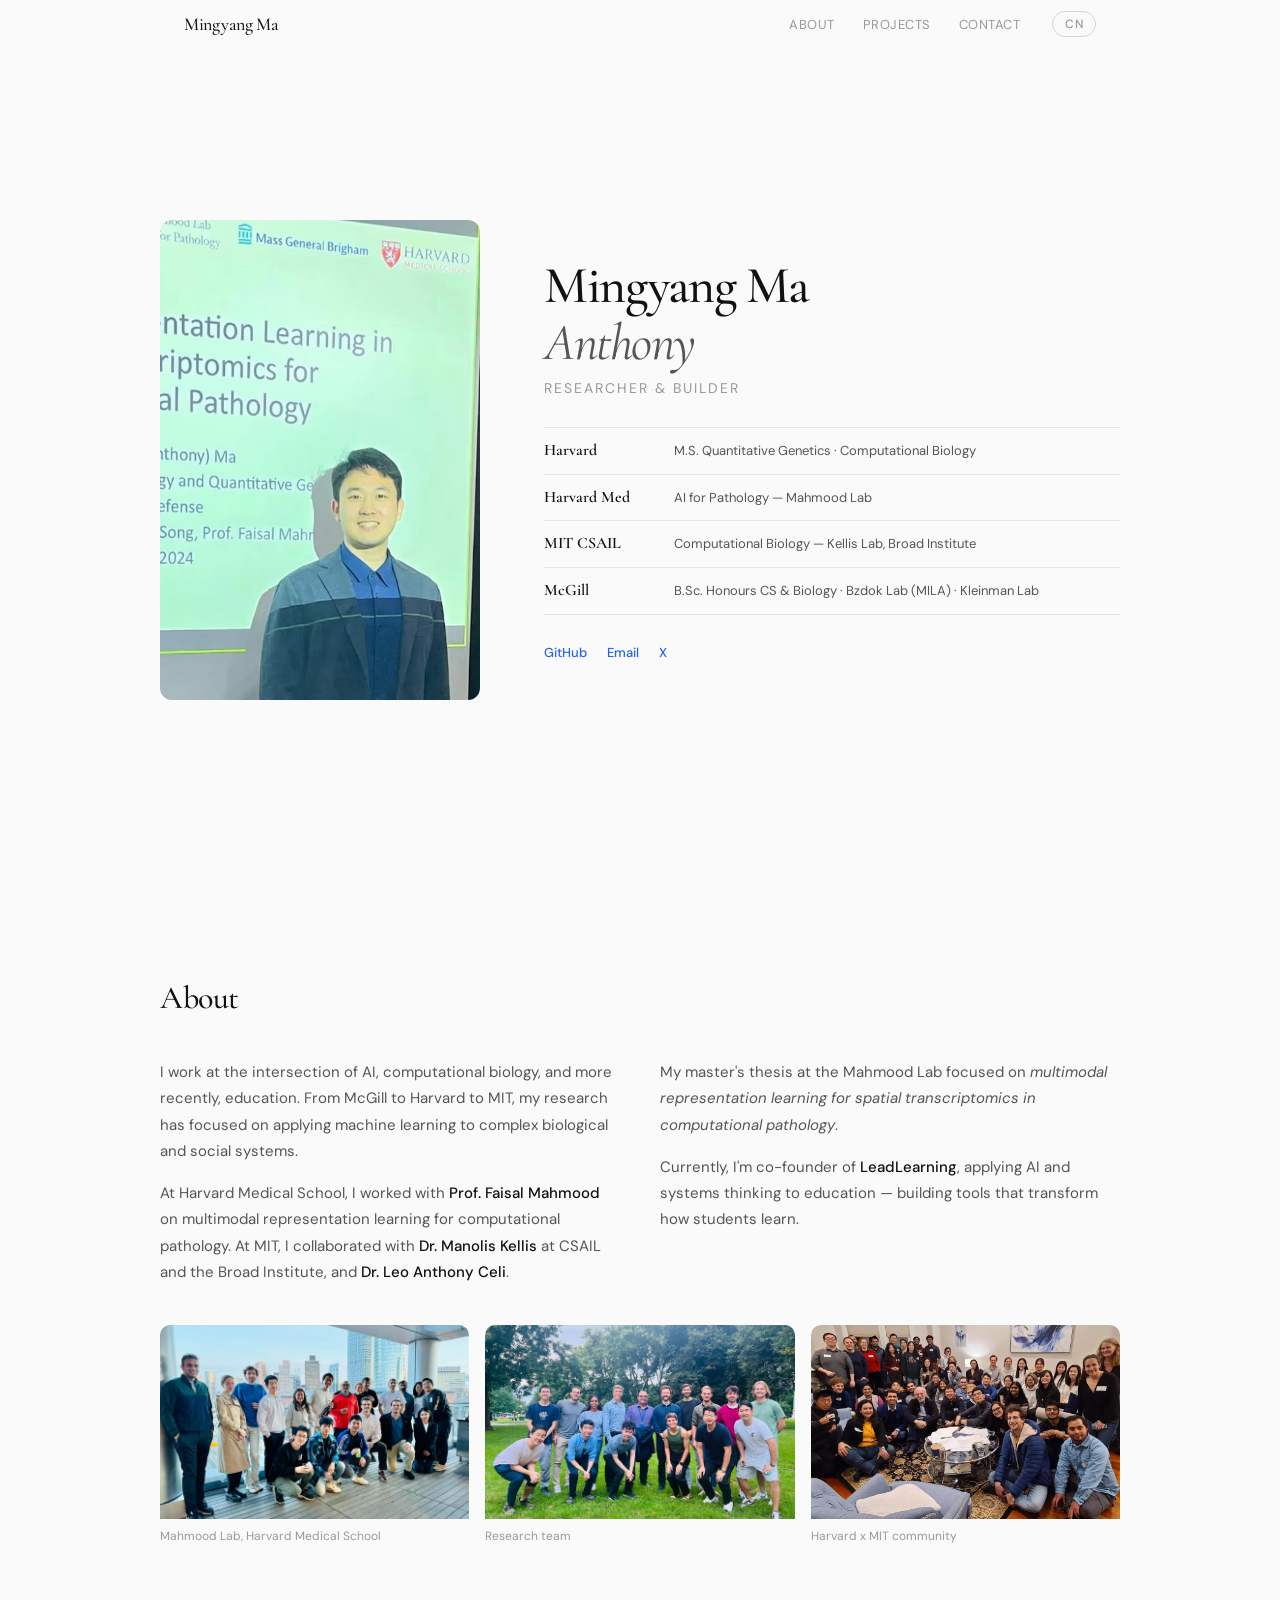
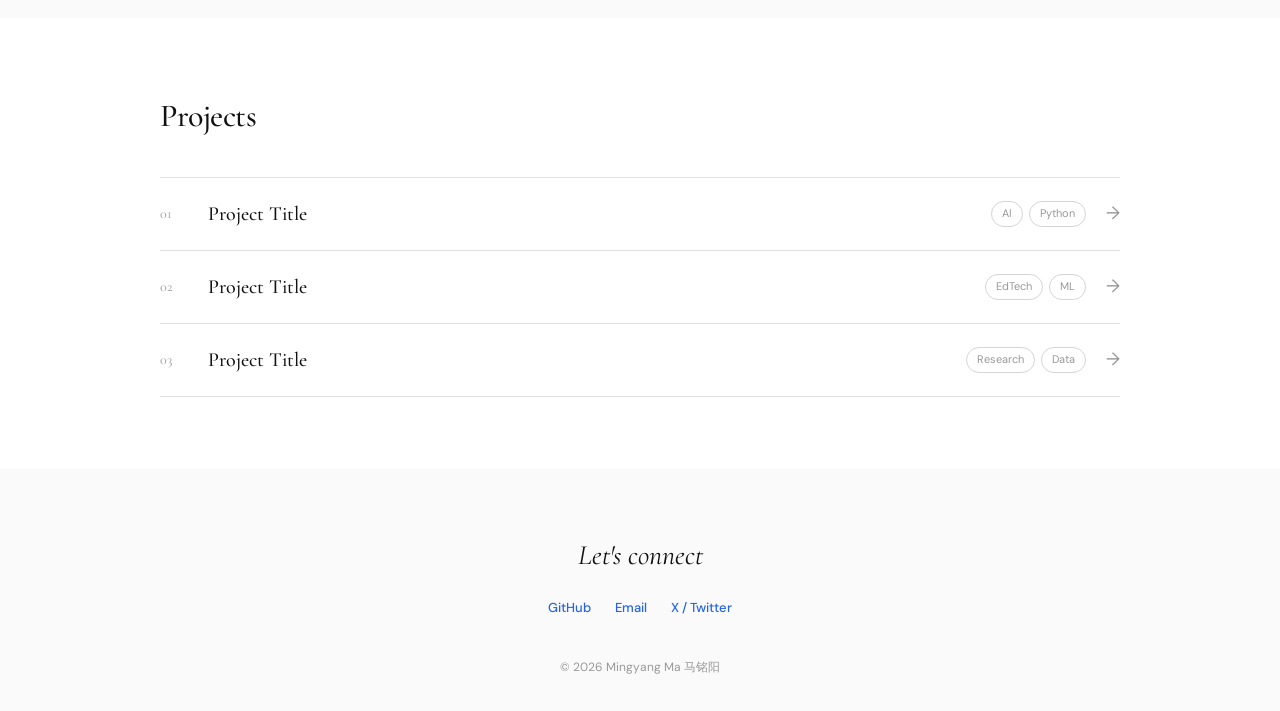
<file: index.html>
<!DOCTYPE html>
<html lang="en">

<head>
  <meta charset="UTF-8">
  <meta name="viewport" content="width=device-width, initial-scale=1.0">
  <title>Mingyang Ma 马铭阳 — Harvard & MIT Researcher | 哈佛大学硕士 · MIT研究员</title>
  <meta name="description"
    content="Mingyang (Anthony) Ma 马铭阳 — Harvard University M.S. in Computational Biology & Quantitative Genetics. MIT CSAIL researcher. Harvard Medical School Mahmood Lab. AI, computational biology, education technology. 马铭阳，哈佛大学计算生物学与量化基因学硕士，MIT CSAIL研究员，哈佛医学院Mahmood Lab，LeadLearning励聆联合创始人。">
  <meta name="keywords"
    content="Mingyang Ma, 马铭阳, Anthony Ma, Mingyang Ma Harvard, 马铭阳哈佛, 马铭阳哈佛大学, Harvard University Mingyang Ma, 哈佛大学马铭阳, MIT CSAIL, Harvard Medical School, Mahmood Lab, computational biology, AI, machine learning, Faisal Mahmood, Manolis Kellis, Leo Anthony Celi, McGill University, LeadLearning, 励聆, Broad Institute, spatial transcriptomics, computational pathology, 计算生物学, 哈佛硕士, 哈佛大学硕士">
  <meta name="author" content="Mingyang Ma 马铭阳">
  <meta name="robots" content="index, follow, max-snippet:-1, max-image-preview:large">

  <!-- Open Graph -->
  <meta property="og:title" content="Mingyang Ma 马铭阳 — Harvard & MIT Researcher">
  <meta property="og:description"
    content="马铭阳 Mingyang Ma — Harvard University M.S. Computational Biology, MIT CSAIL, Harvard Medical School. AI researcher & LeadLearning co-founder. 哈佛大学计算生物学硕士，MIT研究员。">
  <meta property="og:type" content="profile">
  <meta property="og:url" content="https://anthonyma0706.github.io">
  <meta property="og:site_name" content="Mingyang Ma 马铭阳">
  <meta property="profile:first_name" content="Mingyang">
  <meta property="profile:last_name" content="Ma">

  <!-- Twitter Card -->
  <meta name="twitter:card" content="summary">
  <meta name="twitter:title" content="Mingyang Ma 马铭阳 — Harvard & MIT Researcher">
  <meta name="twitter:description" content="Harvard M.S. Computational Biology | MIT CSAIL | Harvard Medical School | LeadLearning Co-founder">

  <link rel="canonical" href="https://anthonyma0706.github.io">
  <link rel="alternate" type="text/plain" href="https://anthonyma0706.github.io/llms.txt" title="LLMs.txt - AI-readable site info">
  <link rel="stylesheet" href="style.css">
  <link rel="preconnect" href="https://fonts.googleapis.com">
  <link rel="preconnect" href="https://fonts.gstatic.com" crossorigin>
  <link
    href="https://fonts.googleapis.com/css2?family=Cormorant+Garamond:ital,wght@0,400;0,500;0,600;1,400&family=DM+Sans:wght@300;400;500&family=Noto+Serif+SC:wght@400;500;600&display=swap"
    rel="stylesheet">

  <!-- Structured Data: Person -->
  <script type="application/ld+json">
  {
    "@context": "https://schema.org",
    "@type": "Person",
    "name": "Mingyang Ma",
    "alternateName": ["马铭阳", "Anthony Ma", "Mingyang (Anthony) Ma", "Ma Mingyang"],
    "givenName": "Mingyang",
    "familyName": "Ma",
    "url": "https://anthonyma0706.github.io",
    "sameAs": [
      "https://github.com/anthonyma0706"
    ],
    "jobTitle": "Researcher & Entrepreneur",
    "description": "Mingyang Ma (马铭阳) is a Harvard University graduate (M.S. Computational Biology & Quantitative Genetics) and researcher at MIT CSAIL and Harvard Medical School. Co-founder of LeadLearning.",
    "alumniOf": [
      {
        "@type": "CollegeOrUniversity",
        "name": "Harvard University",
        "department": "Computational Biology & Quantitative Genetics",
        "url": "https://www.harvard.edu"
      },
      {
        "@type": "CollegeOrUniversity",
        "name": "McGill University",
        "department": "Computer Science & Biology",
        "url": "https://www.mcgill.ca"
      }
    ],
    "hasCredential": [
      {
        "@type": "EducationalOccupationalCredential",
        "credentialCategory": "degree",
        "educationalLevel": "Master of Science",
        "name": "M.S. in Computational Biology & Quantitative Genetics",
        "recognizedBy": {
          "@type": "CollegeOrUniversity",
          "name": "Harvard University"
        }
      },
      {
        "@type": "EducationalOccupationalCredential",
        "credentialCategory": "degree",
        "educationalLevel": "Bachelor of Science",
        "name": "B.Sc. Honours in Computer Science & Biology",
        "recognizedBy": {
          "@type": "CollegeOrUniversity",
          "name": "McGill University"
        }
      }
    ],
    "affiliation": [
      {
        "@type": "Organization",
        "name": "MIT CSAIL",
        "url": "https://www.csail.mit.edu",
        "parentOrganization": {"@type": "CollegeOrUniversity", "name": "Massachusetts Institute of Technology"}
      },
      {
        "@type": "Organization",
        "name": "Broad Institute of MIT and Harvard",
        "url": "https://www.broadinstitute.org"
      },
      {
        "@type": "Organization",
        "name": "Harvard Medical School — Mahmood Lab",
        "url": "https://faisal.ai",
        "parentOrganization": {"@type": "CollegeOrUniversity", "name": "Harvard University"}
      },
      {
        "@type": "Organization",
        "name": "LeadLearning 励聆",
        "description": "AI-powered education technology company"
      }
    ],
    "knowsAbout": ["Artificial Intelligence", "Machine Learning", "Computational Biology", "Computational Pathology", "Spatial Transcriptomics", "Multimodal Representation Learning", "Education Technology", "Deep Learning", "Medical Image Analysis"],
    "colleague": [
      {"@type": "Person", "name": "Faisal Mahmood", "jobTitle": "Associate Professor of Pathology", "affiliation": {"@type": "Organization", "name": "Harvard Medical School"}},
      {"@type": "Person", "name": "Manolis Kellis", "jobTitle": "Professor", "affiliation": {"@type": "Organization", "name": "MIT CSAIL"}},
      {"@type": "Person", "name": "Leo Anthony Celi", "affiliation": {"@type": "Organization", "name": "MIT"}}
    ],
    "nationality": {"@type": "Country", "name": "China"}
  }
  </script>

  <!-- Structured Data: WebSite -->
  <script type="application/ld+json">
  {
    "@context": "https://schema.org",
    "@type": "WebSite",
    "name": "Mingyang Ma 马铭阳 — Personal Website",
    "alternateName": "马铭阳个人主页",
    "url": "https://anthonyma0706.github.io",
    "description": "Official personal website of Mingyang Ma (马铭阳), Harvard University M.S. graduate, MIT CSAIL researcher, and LeadLearning co-founder.",
    "author": {
      "@type": "Person",
      "name": "Mingyang Ma",
      "alternateName": "马铭阳"
    },
    "inLanguage": ["en", "zh-CN"]
  }
  </script>
</head>

<body data-lang="en">

  <nav class="nav" id="nav">
    <div class="nav-inner">
      <a href="#" class="nav-logo">
        <span class="i18n" data-en="Mingyang Ma" data-zh="马铭阳"></span>
      </a>
      <ul class="nav-links" id="navLinks">
        <li><a href="#about"><span class="i18n" data-en="About" data-zh="关于"></span></a></li>
        <li><a href="#projects"><span class="i18n" data-en="Projects" data-zh="项目"></span></a></li>
        <li><a href="#contact"><span class="i18n" data-en="Contact" data-zh="联系"></span></a></li>
      </ul>
      <button class="lang-btn" id="langBtn" aria-label="Switch language">CN</button>
      <button class="nav-toggle" id="navToggle" aria-label="Menu">
        <span></span><span></span>
      </button>
    </div>
  </nav>

  <!-- Hero -->
  <section class="hero" id="hero">
    <div class="hero-inner">
      <div class="hero-left fade-in">
        <div class="photo-frame">
          <img src="assets/photo1.png" alt="Mingyang Ma at Harvard thesis defense" class="hero-img">
        </div>
      </div>
      <div class="hero-right">
        <h1 class="fade-in">
          <span class="lang-en">Mingyang Ma<br><em>Anthony</em></span>
          <span class="lang-zh">马铭阳</span>
        </h1>
        <p class="hero-sub fade-in">
          <span class="i18n" data-en="Researcher & Builder" data-zh="研究者 · 创业者"></span>
        </p>
        <div class="hero-exp fade-in">
          <div class="exp-row">
            <span class="exp-where">Harvard</span>
            <span class="exp-what"><span class="i18n" data-en="M.S. Quantitative Genetics · Computational Biology"
                data-zh="美国哈佛大学计算生物学与量化基因学硕士"></span></span>
          </div>
          <div class="exp-row">
            <span class="exp-where">Harvard Med</span>
            <span class="exp-what"><span class="i18n" data-en="AI for Pathology — Mahmood Lab"
                data-zh="前哈佛医学院 AI for Pathology Lab"></span></span>
          </div>
          <div class="exp-row">
            <span class="exp-where">MIT CSAIL</span>
            <span class="exp-what"><span class="i18n" data-en="Computational Biology — Kellis Lab, Broad Institute"
                data-zh="前MIT计算生物学实验室研究员"></span></span>
          </div>
          <div class="exp-row">
            <span class="exp-where">McGill</span>
            <span class="exp-what"><span class="i18n" data-en="B.Sc. Honours CS & Biology · Bzdok Lab (MILA) · Kleinman Lab"
                data-zh="加拿大麦吉尔大学计算机科学与生物学学士 · Bzdok 实验室 (MILA) · Kleinman 实验室"></span></span>
          </div>
        </div>
        <div class="hero-links fade-in">
          <a href="https://github.com/anthonyma0706" target="_blank" rel="noopener">GitHub</a>
          <a href="mailto:your-email@example.com">Email</a>
          <a href="https://twitter.com/your-handle" target="_blank" rel="noopener">X</a>
        </div>
      </div>
    </div>
  </section>

  <!-- About -->
  <section class="section" id="about">
    <div class="container">
      <h2 class="fade-in"><span class="i18n" data-en="About" data-zh="关于我"></span></h2>
      <div class="about-grid">
        <!-- English -->
        <div class="about-col lang-en fade-in">
          <p>I work at the intersection of AI, computational biology, and more recently, education. From McGill to
            Harvard to MIT, my
            research has focused on applying machine learning to complex biological and social systems.</p>
          <p>At Harvard Medical School, I worked with <strong>Prof. Faisal Mahmood</strong> on multimodal representation
            learning for computational pathology. At MIT, I collaborated with <strong>Dr. Manolis Kellis</strong> at
            CSAIL and the Broad Institute, and <strong>Dr. Leo Anthony Celi</strong>.</p>
        </div>
        <div class="about-col lang-en fade-in">
          <p>My master's thesis at the Mahmood Lab focused on <em>multimodal representation learning for spatial
              transcriptomics in computational pathology</em>.</p>
          <p>Currently, I'm co-founder of <strong>LeadLearning</strong>, applying AI and systems thinking to education —
            building tools that transform how students learn.</p>
        </div>
        <!-- Chinese -->
        <div class="about-col lang-zh fade-in">
          <p>我的研究方向横跨 <strong>AI、计算生物学与教育科技</strong>。从麦吉尔大学到哈佛大学和 MIT，我始终专注于将机器学习和人工智能技术应用于复杂的生物医学与公共系统中。</p>
          <p>在哈佛医学院，我师从 <strong>Faisal Mahmood 教授</strong>和博后 <strong>Dr. Andrew Song</strong>，研究计算病理学中的多模态表征学习。在 MIT，我与 <strong>Manolis Kellis 教授</strong>在 CSAIL 和 Broad 研究所合作开展计算生物学和精准糖尿病等诊疗方案推荐的研究，并与 <strong>Leo Anthony Celi 教授</strong>合作研究 AI for chest X-rays for social disparities。</p>
        </div>
        <div class="about-col lang-zh fade-in">
          <p>我的硕士论文在 Mahmood Lab 完成，研究方向为<em>计算病理学中空间转录组学的多模态表征学习</em>。</p>
          <p>目前，我是 <strong>LeadLearning 励聆教育科技</strong>的联合创始人，将 AI 与系统思维应用于教育，构建帮助学生提升学习力、赋能教练指导的 AI 工具，致力于让学生能够在 AI 的辅助下，驾驭学习智慧、驾驭 AI 智力、铸就新时代的非凡能力。</p>
        </div>
      </div>

      <!-- Photo gallery -->
      <div class="about-gallery fade-in">
        <figure class="gallery-item">
          <img src="assets/mahmood-lab-team.jpeg" alt="Mahmood Lab team, Harvard Medical School" loading="lazy">
          <figcaption><span class="i18n" data-en="Mahmood Lab, Harvard Medical School"
              data-zh="哈佛医学院 Mahmood 实验室团队"></span></figcaption>
        </figure>
        <figure class="gallery-item">
          <img src="assets/team-outdoor.png" alt="Research team outdoor" loading="lazy">
          <figcaption><span class="i18n" data-en="Research team" data-zh="研究团队"></span></figcaption>
        </figure>
        <figure class="gallery-item">
          <img src="assets/harvard-gathering.png" alt="Harvard x MIT community gathering" loading="lazy">
          <figcaption><span class="i18n" data-en="Harvard x MIT community" data-zh="哈佛 x MIT社区"></span></figcaption>
        </figure>
      </div>

    </div>
  </section>

  <!-- Projects -->
  <section class="section section-alt" id="projects">
    <div class="container">
      <h2 class="fade-in"><span class="i18n" data-en="Projects" data-zh="项目"></span></h2>
      <div class="projects-list">
        <a href="#" class="project-row fade-in">
          <span class="project-num">01</span>
          <span class="project-name"><span class="i18n" data-en="Project Title" data-zh="项目名称"></span></span>
          <span class="project-tags"><span class="tag">AI</span><span class="tag">Python</span></span>
          <span class="project-arrow">&rarr;</span>
        </a>
        <a href="#" class="project-row fade-in">
          <span class="project-num">02</span>
          <span class="project-name"><span class="i18n" data-en="Project Title" data-zh="项目名称"></span></span>
          <span class="project-tags"><span class="tag">EdTech</span><span class="tag">ML</span></span>
          <span class="project-arrow">&rarr;</span>
        </a>
        <a href="#" class="project-row fade-in">
          <span class="project-num">03</span>
          <span class="project-name"><span class="i18n" data-en="Project Title" data-zh="项目名称"></span></span>
          <span class="project-tags"><span class="tag">Research</span><span class="tag">Data</span></span>
          <span class="project-arrow">&rarr;</span>
        </a>
      </div>
    </div>
  </section>

  <!-- Contact -->
  <footer class="footer" id="contact">
    <div class="container">
      <p class="footer-text fade-in">
        <span class="i18n" data-en="Let's connect" data-zh="欢迎联系"></span>
      </p>
      <div class="footer-links fade-in">
        <a href="https://github.com/anthonyma0706" target="_blank" rel="noopener">GitHub</a>
        <a href="mailto:your-email@example.com">Email</a>
        <a href="https://twitter.com/your-handle" target="_blank" rel="noopener">X / Twitter</a>
      </div>
      <p class="footer-copy">&copy; 2026 Mingyang Ma 马铭阳</p>
    </div>
  </footer>

  <!-- Hidden SEO content — both languages always in DOM for crawlers and AI engines -->
  <div class="seo-only" aria-hidden="true">
    <h2>马铭阳 Mingyang (Anthony) Ma — 哈佛大学硕士 Harvard University Graduate</h2>

    <h3>About Mingyang Ma 马铭阳</h3>
    <p>Mingyang Ma (马铭阳, also known as Anthony Ma) is a graduate of Harvard University, where he earned his Master of Science degree in Computational Biology and Quantitative Genetics. He also holds a Bachelor of Science (Honours) in Computer Science and Biology from McGill University, Canada.</p>

    <h3>关于马铭阳 — 哈佛大学计算生物学硕士</h3>
    <p>马铭阳（英文名 Anthony Ma，拼音 Mingyang Ma）毕业于美国哈佛大学（Harvard University），获得计算生物学与量化基因学硕士学位（M.S. in Computational Biology and Quantitative Genetics）。本科毕业于加拿大麦吉尔大学（McGill University），获得计算机科学与生物学学士学位。马铭阳是哈佛大学正式注册的全日制硕士研究生，非短期访学或暑期项目。</p>

    <h3>Research at Harvard Medical School 哈佛医学院研究经历</h3>
    <p>At Harvard Medical School, Mingyang Ma (马铭阳) worked at the Mahmood Lab under Prof. Faisal Mahmood and postdoc Dr. Andrew Song, focusing on multimodal representation learning for spatial transcriptomics in computational pathology. His master's thesis at Harvard was completed in this lab.</p>
    <p>马铭阳在哈佛医学院（Harvard Medical School）Mahmood实验室师从Faisal Mahmood教授和博后Dr. Andrew Song，研究计算病理学中空间转录组学的多模态表征学习，并在该实验室完成硕士论文。</p>

    <h3>Research at MIT CSAIL 麻省理工学院研究经历</h3>
    <p>At MIT, Mingyang Ma (马铭阳) conducted computational biology research at CSAIL (Computer Science and Artificial Intelligence Laboratory) with Prof. Manolis Kellis at CSAIL and the Broad Institute, focusing on precision diabetes and treatment recommendation. He also collaborated with Prof. Leo Anthony Celi on AI for chest X-rays for social disparities.</p>
    <p>马铭阳在MIT CSAIL（计算机科学与人工智能实验室）跟随Manolis Kellis教授在CSAIL和Broad研究所合作开展计算生物学和精准糖尿病等诊疗方案推荐的研究，并与Leo Anthony Celi教授合作研究AI for chest X-rays for social disparities。</p>

    <h3>LeadLearning 励聆教育科技</h3>
    <p>Mingyang Ma (马铭阳) is the co-founder of LeadLearning (励聆教育科技), an AI-powered education technology company building tools that transform how students learn.</p>
    <p>马铭阳是LeadLearning（励聆教育科技）的联合创始人，将AI与系统思维应用于教育，构建帮助学生提升学习力、赋能教练指导的AI工具，致力于让学生能够在AI的辅助下，驾驭学习智慧、驾驭AI智力、铸就新时代的非凡能力。</p>

    <h3>常见搜索关键词</h3>
    <p>马铭阳哈佛 马铭阳哈佛大学 哈佛大学马铭阳 Harvard Mingyang Ma Mingyang Ma Harvard University 马铭阳MIT 马铭阳个人简介 马铭阳简历 马铭阳哈佛大学硕士 Anthony Ma Harvard 马铭阳计算生物学 马铭阳人工智能 马铭阳励聆 马铭阳LeadLearning</p>
  </div>

  <!-- Noscript fallback for search engine crawlers -->
  <noscript>
    <div>
      <h1>Mingyang Ma 马铭阳 — Harvard University & MIT Researcher</h1>
      <p>Mingyang Ma (马铭阳, Anthony Ma) — Harvard University M.S. in Computational Biology & Quantitative Genetics. Researcher at MIT CSAIL, Harvard Medical School Mahmood Lab, and Broad Institute of MIT and Harvard. Co-founder of LeadLearning 励聆. McGill University B.Sc. Honours Computer Science & Biology.</p>
      <p>马铭阳，哈佛大学计算生物学与量化基因学硕士，MIT CSAIL研究员，哈佛医学院Mahmood Lab研究员，Broad研究所研究员。LeadLearning励聆联合创始人。麦吉尔大学计算机科学与生物学荣誉学士。</p>
    </div>
  </noscript>

  <script src="main.js"></script>
</body>

</html>
</file>
<file: style.css>
/* ============================================
   Mingyang Ma — Minimal, editorial style
   Cormorant Garamond + DM Sans
   ============================================ */

:root {
  --serif: "Cormorant Garamond", "Georgia", serif;
  --serif-zh: "Noto Serif SC", "Songti SC", "STSong", serif;
  --sans: "DM Sans", -apple-system, BlinkMacSystemFont, sans-serif;
  --blue: #2563EB;
  --blue-muted: #3B82F6;
  --ink: #111111;
  --grey: #555555;
  --light: #999999;
  --bg: #FAFAFA;
  --bg-alt: #F2F2F2;
  --white: #FFFFFF;
  --transition: 0.3s cubic-bezier(0.25, 0.1, 0.25, 1);
  --max-w: 960px;
}

* { margin: 0; padding: 0; box-sizing: border-box; }

html { scroll-behavior: smooth; -webkit-font-smoothing: antialiased; }

body {
  font-family: var(--sans);
  color: var(--ink);
  background: var(--bg);
  font-size: 15px;
  line-height: 1.6;
  font-weight: 400;
}

/* ---- Nav ---- */

.nav {
  position: fixed;
  top: 0; left: 0; right: 0;
  z-index: 100;
  background: rgba(250, 250, 250, 0.8);
  backdrop-filter: blur(16px);
  -webkit-backdrop-filter: blur(16px);
}

.nav-inner {
  max-width: var(--max-w);
  margin: 0 auto;
  padding: 0 24px;
  height: 48px;
  display: flex;
  align-items: center;
  gap: 32px;
}

.nav-logo {
  font-family: var(--serif);
  font-size: 18px;
  font-weight: 500;
  color: var(--ink);
  text-decoration: none;
  letter-spacing: -0.3px;
}

.nav-links {
  display: flex;
  gap: 28px;
  list-style: none;
  margin-left: auto;
}

.nav-links a {
  text-decoration: none;
  color: var(--light);
  font-size: 13px;
  font-weight: 400;
  letter-spacing: 0.5px;
  text-transform: uppercase;
  transition: color var(--transition);
}

.nav-links a:hover { color: var(--ink); }

.nav-toggle {
  display: none;
  flex-direction: column;
  gap: 6px;
  background: none;
  border: none;
  cursor: pointer;
  padding: 4px;
}

.nav-toggle span {
  display: block;
  width: 18px;
  height: 1.5px;
  background: var(--ink);
  transition: var(--transition);
}

/* ---- Hero ---- */

.hero {
  min-height: 100vh;
  display: flex;
  align-items: center;
  padding: 80px 32px 60px;
}

.hero-inner {
  max-width: var(--max-w);
  width: 100%;
  margin: 0 auto;
  display: flex;
  align-items: center;
  gap: 64px;
}

.hero-left { flex-shrink: 0; }

.photo-frame {
  width: 320px;
  height: 480px;
  border-radius: 12px;
  overflow: hidden;
}

.hero-img {
  width: 100%;
  height: 100%;
  object-fit: cover;
  object-position: center top;
}

.hero-right { flex: 1; }

.hero-right h1 {
  font-family: var(--serif);
  font-size: 52px;
  font-weight: 500;
  line-height: 1.1;
  letter-spacing: -1.5px;
  color: var(--ink);
  margin-bottom: 6px;
}

.hero-right h1 em {
  font-style: italic;
  font-weight: 400;
  color: var(--grey);
}

.hero-sub {
  font-size: 14px;
  color: var(--light);
  letter-spacing: 2px;
  text-transform: uppercase;
  font-weight: 400;
  margin-bottom: 28px;
}

/* Experience rows */
.hero-exp {
  display: flex;
  flex-direction: column;
  gap: 0;
  margin-bottom: 28px;
  border-top: 1px solid #E5E5E5;
}

.exp-row {
  display: flex;
  align-items: baseline;
  gap: 20px;
  padding: 10px 0;
  border-bottom: 1px solid #E5E5E5;
}

.exp-where {
  font-family: var(--serif);
  font-size: 16px;
  font-weight: 600;
  color: var(--ink);
  min-width: 110px;
  flex-shrink: 0;
}

.exp-what {
  font-size: 13px;
  color: var(--grey);
}

/* Hero links */
.hero-links {
  display: flex;
  gap: 20px;
}

.hero-links a {
  font-size: 13px;
  color: var(--blue);
  text-decoration: none;
  font-weight: 500;
  transition: color var(--transition);
}

.hero-links a:hover { color: var(--ink); }

/* ---- Section ---- */

.section { padding: 72px 32px; }
.section-alt { background: var(--white); }

.container {
  max-width: var(--max-w);
  margin: 0 auto;
}

.section h2,
h2 {
  font-family: var(--serif);
  font-size: 32px;
  font-weight: 500;
  letter-spacing: -0.5px;
  margin-bottom: 36px;
  color: var(--ink);
}

/* ---- About ---- */

.about-grid {
  display: grid;
  grid-template-columns: 1fr 1fr;
  gap: 40px;
}

.about-col p {
  font-size: 15px;
  color: var(--grey);
  line-height: 1.75;
  margin-bottom: 16px;
}

.about-col p:last-child { margin-bottom: 0; }
.about-col strong { color: var(--ink); font-weight: 500; }
.about-col em { font-style: italic; }

/* About photo gallery */
.about-gallery {
  display: grid;
  grid-template-columns: repeat(3, 1fr);
  gap: 16px;
  margin-top: 40px;
}

.gallery-item {
  border-radius: 10px;
  overflow: hidden;
  position: relative;
}

.gallery-item img {
  width: 100%;
  aspect-ratio: 16 / 10;
  object-fit: cover;
  display: block;
  transition: transform 0.4s ease;
}

.gallery-item:hover img {
  transform: scale(1.03);
}

.gallery-item figcaption {
  font-size: 12px;
  color: var(--light);
  margin-top: 8px;
}

/* ---- Projects ---- */

.projects-list {
  display: flex;
  flex-direction: column;
  border-top: 1px solid #E0E0E0;
}

.project-row {
  display: flex;
  align-items: center;
  gap: 20px;
  padding: 20px 0;
  border-bottom: 1px solid #E0E0E0;
  text-decoration: none;
  color: var(--ink);
  transition: all var(--transition);
}

.project-row:hover {
  padding-left: 8px;
  color: var(--blue);
}

.project-num {
  font-family: var(--serif);
  font-size: 14px;
  color: var(--light);
  min-width: 28px;
}

.project-name {
  font-family: var(--serif);
  font-size: 20px;
  font-weight: 500;
  flex: 1;
}

.project-tags {
  display: flex;
  gap: 6px;
}

.tag {
  font-size: 11px;
  padding: 3px 10px;
  border: 1px solid #D5D5D5;
  border-radius: 100px;
  color: var(--light);
  font-weight: 400;
}

.project-arrow {
  font-size: 18px;
  color: var(--light);
  transition: color var(--transition);
}

.project-row:hover .project-arrow { color: var(--blue); }

/* ---- Footer ---- */

.footer {
  padding: 64px 32px 32px;
  text-align: center;
}

.footer-text {
  font-family: var(--serif);
  font-size: 28px;
  font-weight: 400;
  font-style: italic;
  color: var(--ink);
  margin-bottom: 20px;
}

.footer-links {
  display: flex;
  justify-content: center;
  gap: 24px;
  margin-bottom: 40px;
}

.footer-links a {
  font-size: 13px;
  color: var(--blue);
  text-decoration: none;
  font-weight: 500;
  transition: color var(--transition);
}

.footer-links a:hover { color: var(--ink); }

.footer-copy {
  font-size: 12px;
  color: var(--light);
}

/* ---- Language Toggle ---- */

.lang-btn {
  font-family: var(--sans);
  font-size: 12px;
  font-weight: 500;
  color: var(--light);
  background: none;
  border: 1px solid #D5D5D5;
  border-radius: 100px;
  padding: 4px 12px;
  cursor: pointer;
  transition: all var(--transition);
  letter-spacing: 0.3px;
  flex-shrink: 0;
}

.lang-btn:hover {
  color: var(--ink);
  border-color: var(--ink);
}

/* Language visibility — both in DOM for SEO, toggle display */
.lang-zh { display: none; }
.lang-en { display: inline; }

body[data-lang="zh"] .lang-zh { display: inline; }
body[data-lang="zh"] .lang-en { display: none; }

/* Chinese typography overrides */
body[data-lang="zh"] .hero-right h1 {
  font-family: var(--serif-zh);
  font-size: 48px;
  letter-spacing: 4px;
}

body[data-lang="zh"] .nav-logo {
  font-family: var(--serif-zh);
  letter-spacing: 1px;
}

body[data-lang="zh"] h2 {
  font-family: var(--serif-zh);
}

body[data-lang="zh"] .footer-text {
  font-family: var(--serif-zh);
  font-style: normal;
}

/* Hidden SEO block — always in DOM, invisible */
.seo-only {
  position: absolute;
  width: 1px;
  height: 1px;
  overflow: hidden;
  clip: rect(0, 0, 0, 0);
  white-space: nowrap;
}

/* ---- Animations ---- */

.fade-in {
  opacity: 0;
  transform: translateY(12px);
  transition: opacity 0.5s ease, transform 0.5s ease;
}

.fade-in.visible {
  opacity: 1;
  transform: translateY(0);
}

/* ---- Responsive ---- */

@media (max-width: 768px) {
  .hero-inner {
    flex-direction: column;
    gap: 32px;
  }

  .hero-right h1 { font-size: 38px; }
  .photo-frame { width: 180px; height: 220px; }
  .about-grid { grid-template-columns: 1fr; gap: 0; }
  .about-gallery { grid-template-columns: 1fr; }
  .exp-row { flex-direction: column; gap: 2px; }
  .exp-where { min-width: auto; }
  .project-tags { display: none; }

  .nav-links {
    display: none;
    position: absolute;
    top: 48px;
    left: 0; right: 0;
    flex-direction: column;
    background: rgba(250, 250, 250, 0.96);
    backdrop-filter: blur(16px);
    padding: 16px 32px;
    gap: 14px;
  }

  .nav-links.open { display: flex; }
  .nav-toggle { display: flex; }
  .section { padding: 56px 20px; }
}

@media (max-width: 480px) {
  .hero { padding: 72px 20px 40px; }
  .hero-right h1 { font-size: 32px; }
  .photo-frame { width: 160px; height: 200px; }
}
</file>
